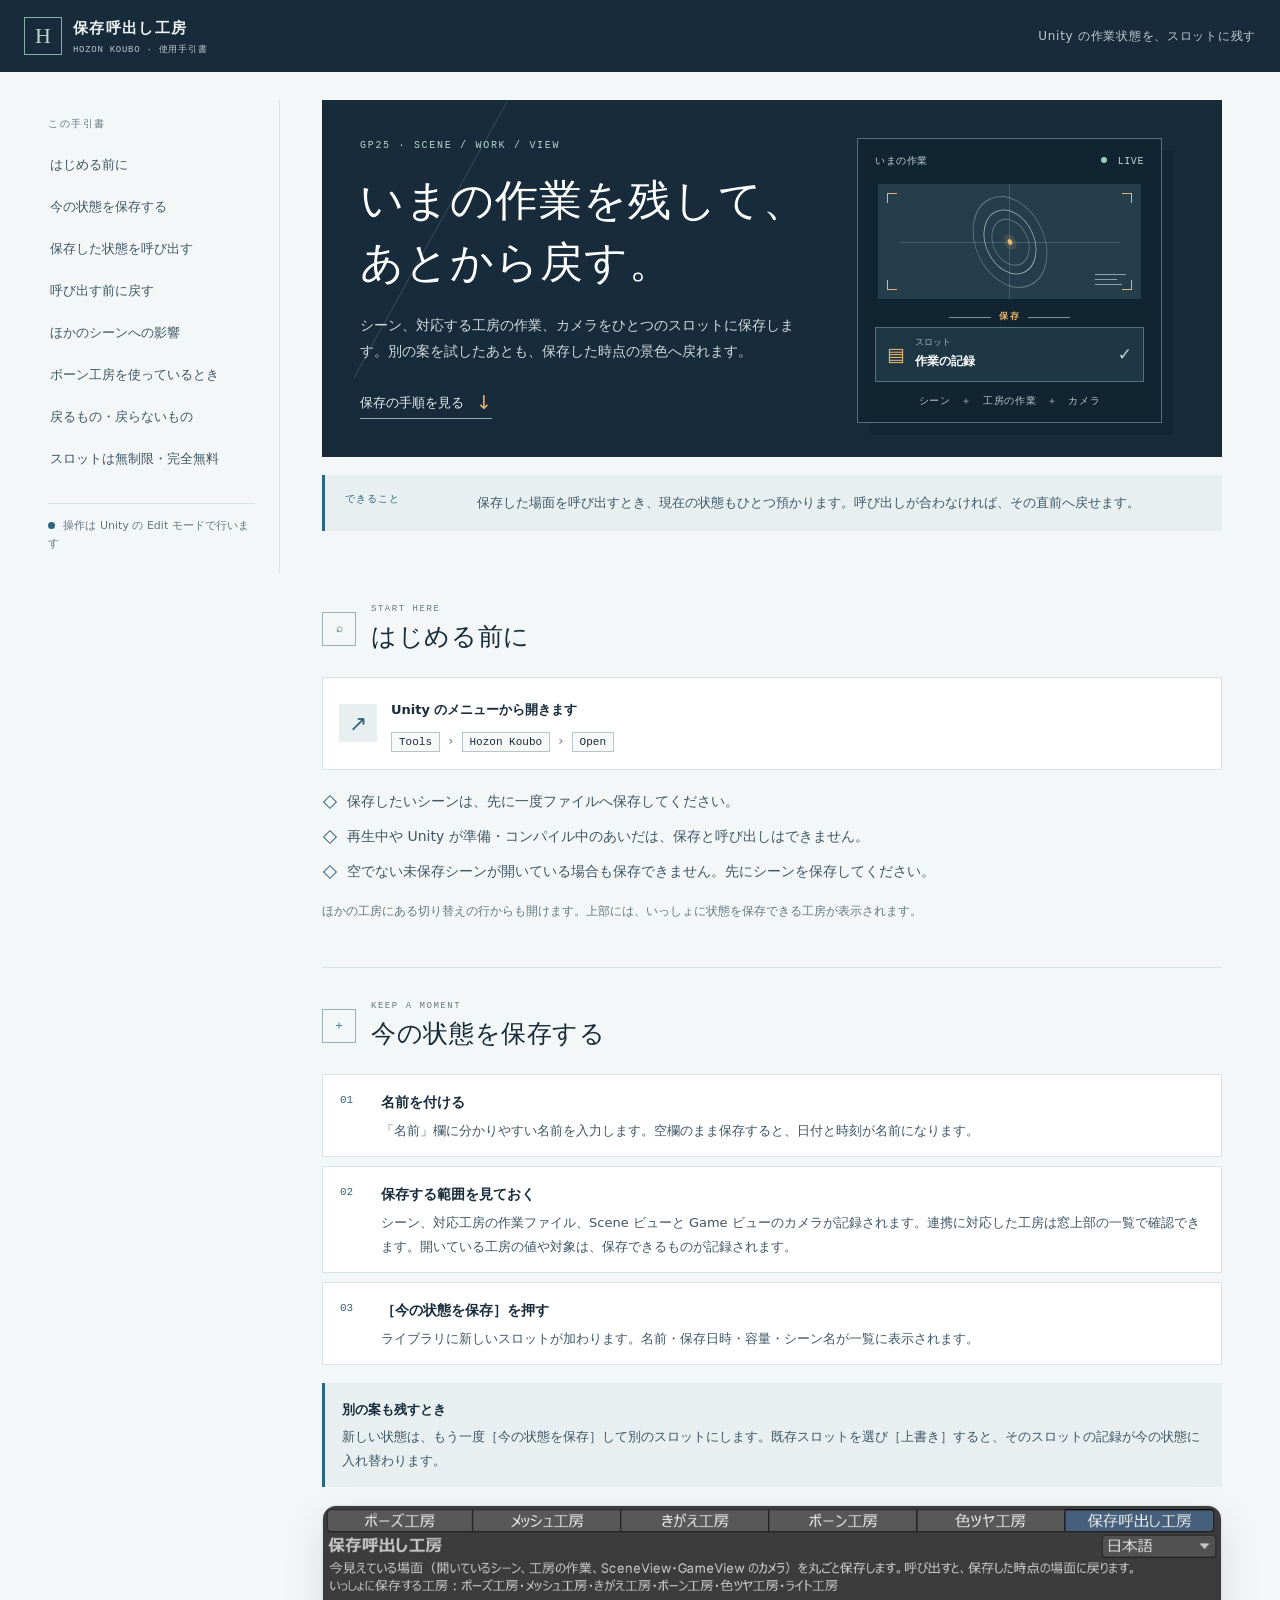
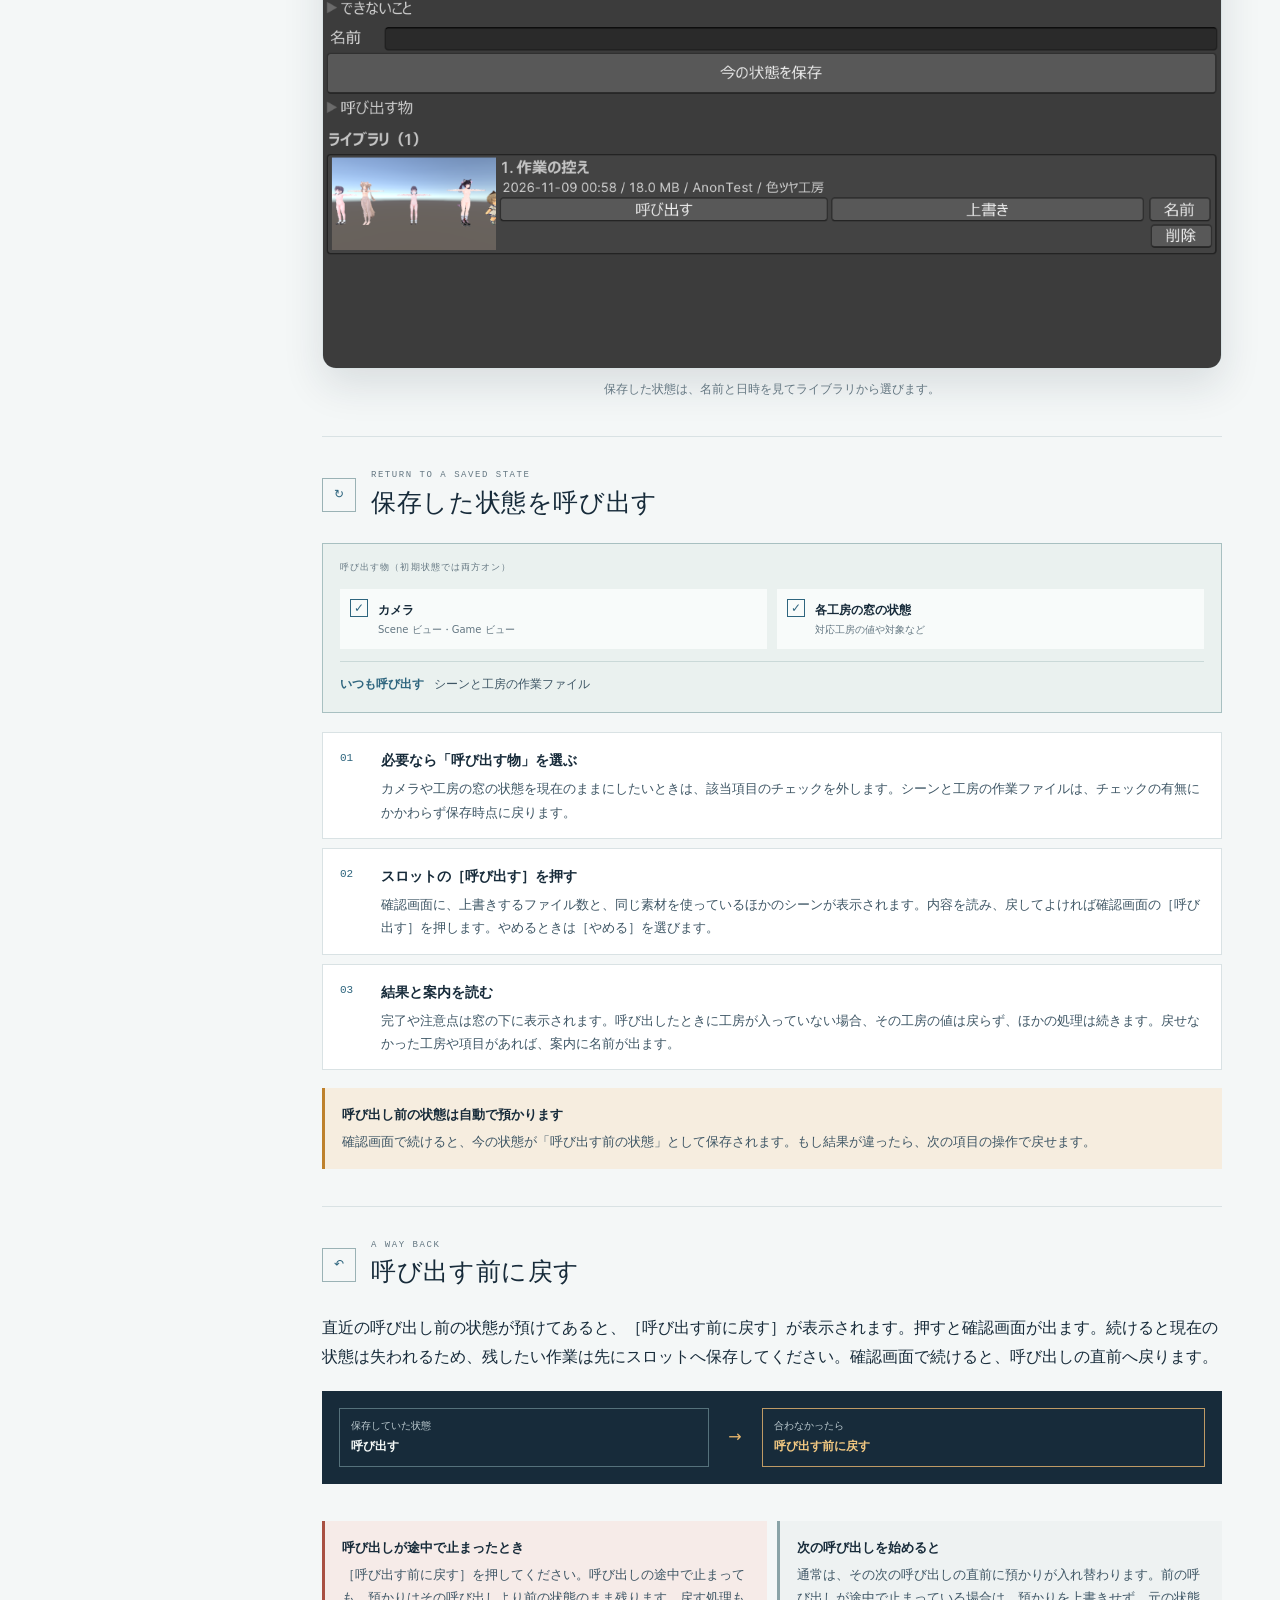
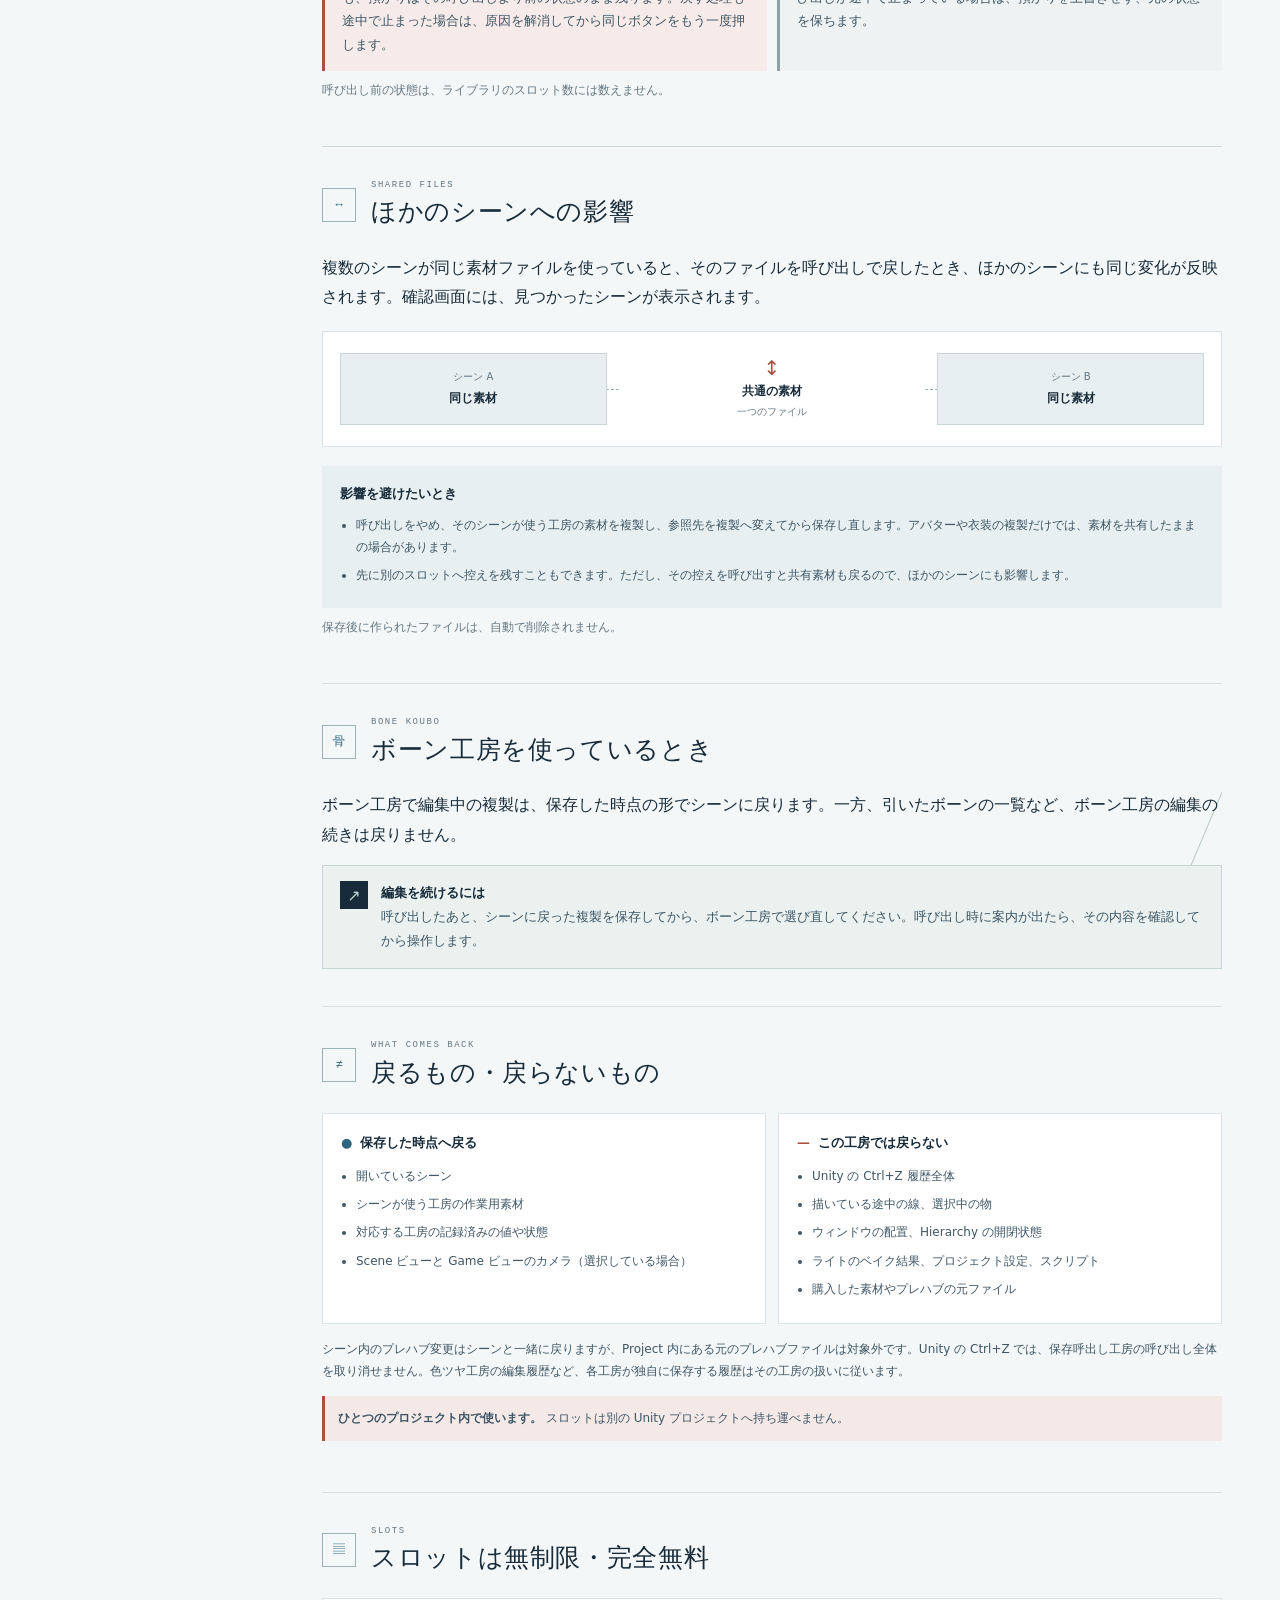
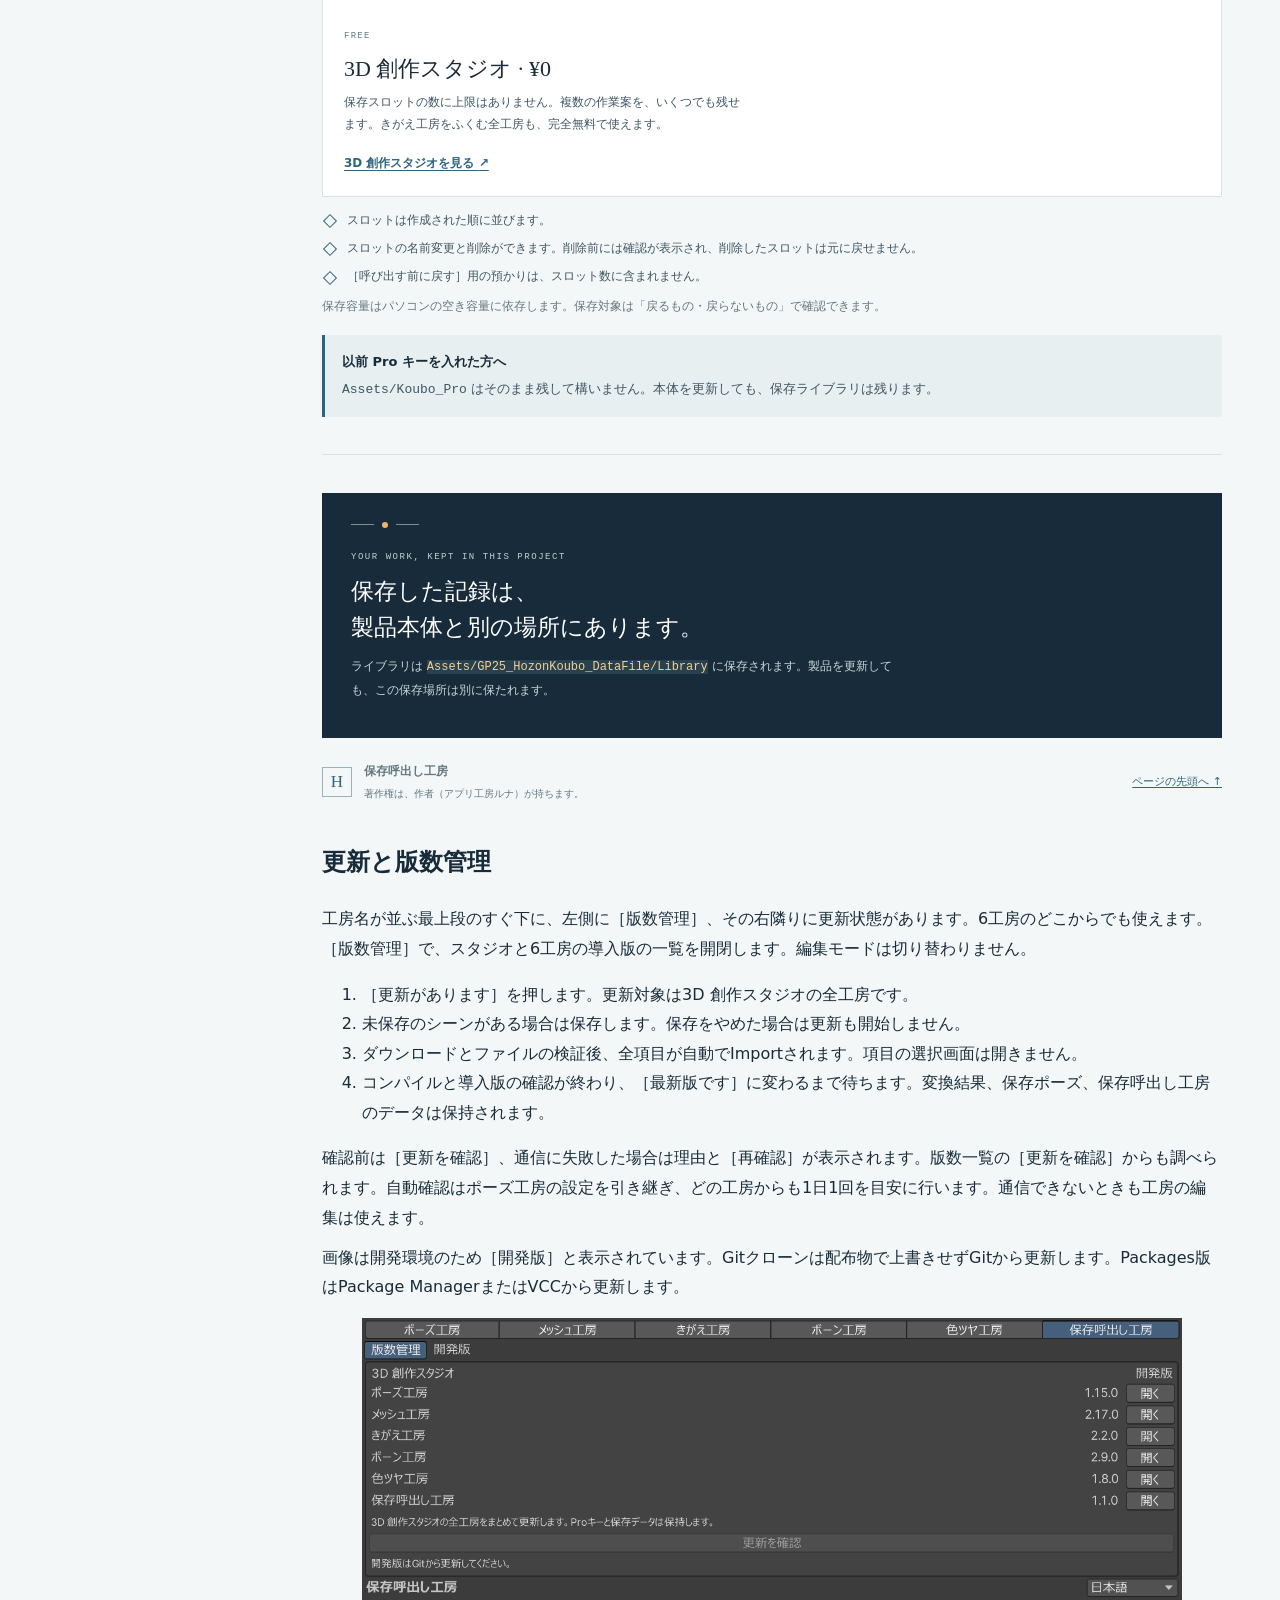
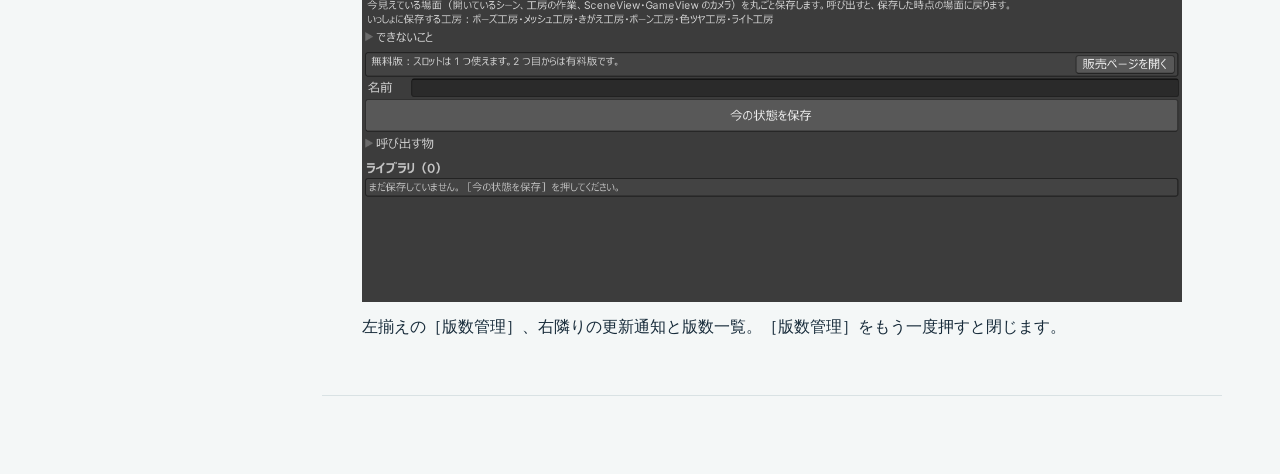
<file: index.html>
<!doctype html>
<html lang="ja">
<head>
  <meta charset="utf-8">
  <meta name="viewport" content="width=device-width, initial-scale=1">
  <meta name="theme-color" content="#172b3a">
  <meta name="description" content="保存呼出し工房の使い方。Unity のシーン、工房の作業、カメラをスロットに保存して呼び出す、完全無料のツールです（VRChat のアバター改変にも）。手順と注意点を紹介します。">
  <title>保存呼出し工房｜Unity の作業をスロットに保存・完全無料 使用手引書</title>
  <link rel="stylesheet" href="./manual.css">
</head>
<body>
  <a class="skip-link" href="#main">本文へ移動</a>
  <header class="masthead">
    <a class="brand" href="#top" aria-label="保存呼出し工房の先頭">
      <span class="brand-mark" aria-hidden="true">H</span>
      <span><strong>保存呼出し工房</strong><small>HOZON KOUBO · 使用手引書</small></span>
    </a>
    <div class="masthead-note">Unity の作業状態を、スロットに残す</div>
  </header>

  <div class="layout" id="top">
    <nav class="toc" aria-label="目次">
      <p class="toc-heading">この手引書</p>
      <a href="#first">はじめる前に</a>
      <a href="#save">今の状態を保存する</a>
      <a href="#recall">保存した状態を呼び出す</a>
      <a href="#before">呼び出す前に戻す</a>
      <a href="#shared">ほかのシーンへの影響</a>
      <a href="#bone">ボーン工房を使っているとき</a>
      <a href="#limits">戻るもの・戻らないもの</a>
      <a href="#slots">スロットは無制限・完全無料</a>
      <div class="toc-foot"><span class="dot" aria-hidden="true"></span> 操作は Unity の Edit モードで行います</div>
    </nav>

    <main id="main">
      <section class="hero" aria-labelledby="page-title">
        <div class="hero-copy">
          <p class="eyebrow">GP25 · SCENE / WORK / VIEW</p>
          <h1 id="page-title">いまの作業を残して、<br>あとから戻す。</h1>
          <p class="hero-lede">シーン、対応する工房の作業、カメラをひとつのスロットに保存します。別の案を試したあとも、保存した時点の景色へ戻れます。</p>
          <a class="hero-link" href="#save">保存の手順を見る <span aria-hidden="true">↓</span></a>
        </div>
        <div class="snapshot-diagram" role="img" aria-label="開いているシーン、工房の作業、カメラをスロットに保存する図">
          <div class="diagram-top"><span>いまの作業</span><span class="live-mark"><i></i> LIVE</span></div>
          <div class="scene-frame">
            <div class="frame-corner corner-a"></div><div class="frame-corner corner-b"></div>
            <div class="frame-corner corner-c"></div><div class="frame-corner corner-d"></div>
            <div class="frame-orbit"><span></span></div>
            <div class="frame-lines"><i></i><i></i><i></i></div>
          </div>
          <div class="save-rail"><span></span><b>保存</b><span></span></div>
          <div class="slot-card"><span class="slot-glyph" aria-hidden="true">▤</span><span><small>スロット</small><strong>作業の記録</strong></span><span class="slot-check" aria-hidden="true">✓</span></div>
          <p class="diagram-caption">シーン　＋　工房の作業　＋　カメラ</p>
        </div>
      </section>

      <div class="intro-band">
        <span class="intro-label">できること</span>
        <p>保存した場面を呼び出すとき、現在の状態もひとつ預かります。呼び出しが合わなければ、その直前へ戻せます。</p>
      </div>

      <section class="chapter" id="first">
        <div class="section-head"><span class="section-mark" aria-hidden="true">⌕</span><div><p class="eyebrow">START HERE</p><h2>はじめる前に</h2></div></div>
        <div class="open-row">
          <span class="open-icon" aria-hidden="true">↗</span>
          <div><strong>Unity のメニューから開きます</strong><p><kbd>Tools</kbd> <span class="chevron">›</span> <kbd>Hozon Koubo</kbd> <span class="chevron">›</span> <kbd>Open</kbd></p></div>
        </div>
        <ul class="check-list">
          <li>保存したいシーンは、先に一度ファイルへ保存してください。</li>
          <li>再生中や Unity が準備・コンパイル中のあいだは、保存と呼び出しはできません。</li>
          <li>空でない未保存シーンが開いている場合も保存できません。先にシーンを保存してください。</li>
        </ul>
        <p class="quiet">ほかの工房にある切り替えの行からも開けます。上部には、いっしょに状態を保存できる工房が表示されます。</p>
      </section>

      <section class="chapter" id="save">
        <div class="section-head"><span class="section-mark" aria-hidden="true">＋</span><div><p class="eyebrow">KEEP A MOMENT</p><h2>今の状態を保存する</h2></div></div>
        <ol class="steps">
          <li><span class="step-title">名前を付ける</span><p>「名前」欄に分かりやすい名前を入力します。空欄のまま保存すると、日付と時刻が名前になります。</p></li>
          <li><span class="step-title">保存する範囲を見ておく</span><p>シーン、対応工房の作業ファイル、Scene ビューと Game ビューのカメラが記録されます。連携に対応した工房は窓上部の一覧で確認できます。開いている工房の値や対象は、保存できるものが記録されます。</p></li>
          <li><span class="step-title">［今の状態を保存］を押す</span><p>ライブラリに新しいスロットが加わります。名前・保存日時・容量・シーン名が一覧に表示されます。</p></li>
        </ol>
        <aside class="note note-blue"><strong>別の案も残すとき</strong><p>新しい状態は、もう一度［今の状態を保存］して別のスロットにします。既存スロットを選び［上書き］すると、そのスロットの記録が今の状態に入れ替わります。</p></aside>
        <figure class="product-screen">
          <img src="./images/gp25-manual-library.png" alt="Unityの保存呼出し工房の窓と、保存済みスロットが並ぶライブラリ" loading="lazy">
          <figcaption>保存した状態は、名前と日時を見てライブラリから選びます。</figcaption>
        </figure>
      </section>

      <section class="chapter" id="recall">
        <div class="section-head"><span class="section-mark" aria-hidden="true">↻</span><div><p class="eyebrow">RETURN TO A SAVED STATE</p><h2>保存した状態を呼び出す</h2></div></div>
        <div class="scope-box">
          <p class="scope-title">呼び出す物（初期状態では両方オン）</p>
          <div class="scope-options">
            <div><span class="option-check" aria-hidden="true">✓</span><strong>カメラ</strong><small>Scene ビュー・Game ビュー</small></div>
            <div><span class="option-check" aria-hidden="true">✓</span><strong>各工房の窓の状態</strong><small>対応工房の値や対象など</small></div>
          </div>
          <p class="scope-always"><b>いつも呼び出す</b> シーンと工房の作業ファイル</p>
        </div>
        <ol class="steps">
          <li><span class="step-title">必要なら「呼び出す物」を選ぶ</span><p>カメラや工房の窓の状態を現在のままにしたいときは、該当項目のチェックを外します。シーンと工房の作業ファイルは、チェックの有無にかかわらず保存時点に戻ります。</p></li>
          <li><span class="step-title">スロットの［呼び出す］を押す</span><p>確認画面に、上書きするファイル数と、同じ素材を使っているほかのシーンが表示されます。内容を読み、戻してよければ確認画面の［呼び出す］を押します。やめるときは［やめる］を選びます。</p></li>
          <li><span class="step-title">結果と案内を読む</span><p>完了や注意点は窓の下に表示されます。呼び出したときに工房が入っていない場合、その工房の値は戻らず、ほかの処理は続きます。戻せなかった工房や項目があれば、案内に名前が出ます。</p></li>
        </ol>
        <aside class="note note-amber"><strong>呼び出し前の状態は自動で預かります</strong><p>確認画面で続けると、今の状態が「呼び出す前の状態」として保存されます。もし結果が違ったら、次の項目の操作で戻せます。</p></aside>
      </section>

      <section class="chapter recovery" id="before">
        <div class="section-head"><span class="section-mark" aria-hidden="true">↶</span><div><p class="eyebrow">A WAY BACK</p><h2>呼び出す前に戻す</h2></div></div>
        <p>直近の呼び出し前の状態が預けてあると、［呼び出す前に戻す］が表示されます。押すと確認画面が出ます。続けると現在の状態は失われるため、残したい作業は先にスロットへ保存してください。確認画面で続けると、呼び出しの直前へ戻ります。</p>
        <div class="recovery-flow" aria-label="呼び出し前の状態へ戻す流れ">
          <div><small>保存していた状態</small><b>呼び出す</b></div><span aria-hidden="true">→</span><div class="recovery-current"><small>合わなかったら</small><b>呼び出す前に戻す</b></div>
        </div>
        <div class="two-notes">
          <aside class="note note-red"><strong>呼び出しが途中で止まったとき</strong><p>［呼び出す前に戻す］を押してください。呼び出しの途中で止まっても、預かりはその呼び出しより前の状態のまま残ります。戻す処理も途中で止まった場合は、原因を解消してから同じボタンをもう一度押します。</p></aside>
          <aside class="note note-plain"><strong>次の呼び出しを始めると</strong><p>通常は、その次の呼び出しの直前に預かりが入れ替わります。前の呼び出しが途中で止まっている場合は、預かりを上書きせず、元の状態を保ちます。</p></aside>
        </div>
        <p class="quiet">呼び出し前の状態は、ライブラリのスロット数には数えません。</p>
      </section>

      <section class="chapter" id="shared">
        <div class="section-head"><span class="section-mark" aria-hidden="true">↔</span><div><p class="eyebrow">SHARED FILES</p><h2>ほかのシーンへの影響</h2></div></div>
        <p>複数のシーンが同じ素材ファイルを使っていると、そのファイルを呼び出しで戻したとき、ほかのシーンにも同じ変化が反映されます。確認画面には、見つかったシーンが表示されます。</p>
        <div class="scene-map">
          <div class="scene-node"><small>シーン A</small><b>同じ素材</b></div>
          <div class="shared-file"><span aria-hidden="true">↕</span><b>共通の素材</b><small>一つのファイル</small></div>
          <div class="scene-node"><small>シーン B</small><b>同じ素材</b></div>
        </div>
        <div class="impact-list">
          <h3>影響を避けたいとき</h3>
          <ul>
            <li>呼び出しをやめ、そのシーンが使う工房の素材を複製し、参照先を複製へ変えてから保存し直します。アバターや衣装の複製だけでは、素材を共有したままの場合があります。</li>
            <li>先に別のスロットへ控えを残すこともできます。ただし、その控えを呼び出すと共有素材も戻るので、ほかのシーンにも影響します。</li>
          </ul>
        </div>
        <p class="quiet">保存後に作られたファイルは、自動で削除されません。</p>
      </section>

      <section class="chapter bone-chapter" id="bone">
        <div class="section-head"><span class="section-mark" aria-hidden="true">骨</span><div><p class="eyebrow">BONE KOUBO</p><h2>ボーン工房を使っているとき</h2></div></div>
        <p>ボーン工房で編集中の複製は、保存した時点の形でシーンに戻ります。一方、引いたボーンの一覧など、ボーン工房の編集の続きは戻りません。</p>
        <div class="bone-direction"><span class="bone-icon" aria-hidden="true">↗</span><p><strong>編集を続けるには</strong><br>呼び出したあと、シーンに戻った複製を保存してから、ボーン工房で選び直してください。呼び出し時に案内が出たら、その内容を確認してから操作します。</p></div>
      </section>

      <section class="chapter" id="limits">
        <div class="section-head"><span class="section-mark" aria-hidden="true">≠</span><div><p class="eyebrow">WHAT COMES BACK</p><h2>戻るもの・戻らないもの</h2></div></div>
        <div class="compare-grid">
          <article class="compare-card comes-back"><h3><span aria-hidden="true">●</span> 保存した時点へ戻る</h3>
            <ul><li>開いているシーン</li><li>シーンが使う工房の作業用素材</li><li>対応する工房の記録済みの値や状態</li><li>Scene ビューと Game ビューのカメラ（選択している場合）</li></ul>
          </article>
          <article class="compare-card stays"><h3><span aria-hidden="true">—</span> この工房では戻らない</h3>
            <ul><li>Unity の Ctrl+Z 履歴全体</li><li>描いている途中の線、選択中の物</li><li>ウィンドウの配置、Hierarchy の開閉状態</li><li>ライトのベイク結果、プロジェクト設定、スクリプト</li><li>購入した素材やプレハブの元ファイル</li></ul>
          </article>
        </div>
        <p class="limit-line">シーン内のプレハブ変更はシーンと一緒に戻りますが、Project 内にある元のプレハブファイルは対象外です。Unity の Ctrl+Z では、保存呼出し工房の呼び出し全体を取り消せません。色ツヤ工房の編集履歴など、各工房が独自に保存する履歴はその工房の扱いに従います。</p>
        <div class="limit-line limit-strong"><b>ひとつのプロジェクト内で使います。</b> スロットは別の Unity プロジェクトへ持ち運べません。</div>
      </section>

      <section class="chapter slots-chapter" id="slots">
        <div class="section-head"><span class="section-mark" aria-hidden="true">▤</span><div><p class="eyebrow">SLOTS</p><h2>スロットは無制限・完全無料</h2></div></div>
        <div class="edition-table">
          <div class="edition free"><span class="edition-kicker">FREE</span><h3>3D 創作スタジオ · ¥0</h3><p>保存スロットの数に上限はありません。複数の作業案を、いくつでも残せます。きがえ工房をふくむ全工房も、完全無料で使えます。</p><a href="https://appluna.booth.pm/items/9088311" target="_blank" rel="noopener noreferrer">3D 創作スタジオを見る <span aria-hidden="true">↗</span></a></div>
        </div>
        <ul class="check-list compact">
          <li>スロットは作成された順に並びます。</li>
          <li>スロットの名前変更と削除ができます。削除前には確認が表示され、削除したスロットは元に戻せません。</li>
          <li>［呼び出す前に戻す］用の預かりは、スロット数に含まれません。</li>
        </ul>
        <p class="quiet">保存容量はパソコンの空き容量に依存します。保存対象は「戻るもの・戻らないもの」で確認できます。</p>
        <aside class="note note-blue"><strong>以前 Pro キーを入れた方へ</strong><p><code>Assets/Koubo_Pro</code> はそのまま残して構いません。本体を更新しても、保存ライブラリは残ります。</p></aside>
      </section>

      <section class="closing" aria-label="保存場所">
        <div class="closing-rule"><span></span><i></i><span></span></div>
        <p class="eyebrow">YOUR WORK, KEPT IN THIS PROJECT</p>
        <h2>保存した記録は、<br>製品本体と別の場所にあります。</h2>
        <p>ライブラリは <code>Assets/GP25_HozonKoubo_DataFile/Library</code> に保存されます。製品を更新しても、この保存場所は別に保たれます。</p>
      </section>

      <footer class="footer">
        <span class="footer-mark" aria-hidden="true">H</span>
        <p><strong>保存呼出し工房</strong><br><small>著作権は、作者（アプリ工房ルナ）が持ちます。</small></p>
        <a href="#top">ページの先頭へ ↑</a>
      </footer>
    <section class="chapter" id="common-updates"><h2>更新と版数管理</h2>
<p>工房名が並ぶ最上段のすぐ下に、左側に［版数管理］、その右隣りに更新状態があります。6工房のどこからでも使えます。［版数管理］で、スタジオと6工房の導入版の一覧を開閉します。編集モードは切り替わりません。</p>
<ol><li>［更新があります］を押します。更新対象は3D 創作スタジオの全工房です。</li><li>未保存のシーンがある場合は保存します。保存をやめた場合は更新も開始しません。</li><li>ダウンロードとファイルの検証後、全項目が自動でImportされます。項目の選択画面は開きません。</li><li>コンパイルと導入版の確認が終わり、［最新版です］に変わるまで待ちます。変換結果、保存ポーズ、保存呼出し工房のデータは保持されます。</li></ol>
<p>確認前は［更新を確認］、通信に失敗した場合は理由と［再確認］が表示されます。版数一覧の［更新を確認］からも調べられます。自動確認はポーズ工房の設定を引き継ぎ、どの工房からも1日1回を目安に行います。通信できないときも工房の編集は使えます。</p>
<p>画像は開発環境のため［開発版］と表示されています。Gitクローンは配布物で上書きせずGitから更新します。Packages版はPackage ManagerまたはVCCから更新します。</p>
<figure><img style="max-width:100%;height:auto" src="images/common-updates-20261109.png" alt="工房切り替え帯の直下にある更新状態と版数管理、および6工房の導入版一覧" loading="lazy"><figcaption>左揃えの［版数管理］、右隣りの更新通知と版数一覧。［版数管理］をもう一度押すと閉じます。</figcaption></figure>
</section>
</main>
  </div>
</body>
</html>
</file>
<file: manual.css>
/*著作権は、作者（アプリ工房ルナ）が持ちます。
コードのすべてまたは一部の流用を禁じます。
Copyright (C) 2026 creativeandcreative9 All Rights Reserved.*/
:root {
  color-scheme: light;
  --ink: #172b3a;
  --ink-soft: #3e5665;
  --paper: #f4f7f7;
  --white: #ffffff;
  --line: #d9e2e4;
  --mist: #e7eff0;
  --blue: #2e657e;
  --teal: #b9d6d0;
  --amber: #e8b66c;
  --rust: #a95042;
  --quiet: #647782;
  --serif: "Yu Mincho", "Hiragino Mincho ProN", "Noto Serif JP", serif;
  --sans: "Yu Gothic UI", "Hiragino Sans", "Meiryo", system-ui, sans-serif;
  --mono: "Cascadia Code", "Consolas", monospace;
}

* { box-sizing: border-box; }
html { scroll-behavior: smooth; scroll-padding-top: 24px; }
body { margin: 0; background: var(--paper); color: var(--ink); font: 16px/1.85 var(--sans); }
a { color: var(--blue); text-underline-offset: .22em; }
a:hover { color: var(--rust); }
a:focus-visible, button:focus-visible { outline: 3px solid var(--amber); outline-offset: 3px; }
p { margin: .65em 0; }
h1, h2, h3, p { overflow-wrap: anywhere; }
h1, h2, h3 { margin-top: 0; }
::selection { background: var(--teal); color: var(--ink); }

.skip-link { position: absolute; z-index: 20; left: 14px; top: -60px; padding: 8px 14px; background: var(--white); color: var(--ink); border: 2px solid var(--blue); }
.skip-link:focus { top: 12px; }
.masthead { min-height: 72px; display: flex; align-items: center; justify-content: space-between; gap: 20px; padding: 12px max(24px, calc((100vw - 1260px) / 2)); background: var(--ink); color: #edf3f3; }
.brand { display: inline-flex; align-items: center; gap: 11px; color: inherit; text-decoration: none; }
.brand-mark, .footer-mark { width: 38px; height: 38px; display: grid; place-items: center; border: 1px solid #88aaa8; color: var(--teal); font: 22px/1 var(--serif); }
.brand strong { display: block; font-size: 15px; font-weight: 700; letter-spacing: .09em; }
.brand small { display: block; margin-top: 1px; color: #b7c8ce; font: 9px/1.5 var(--mono); letter-spacing: .08em; }
.masthead-note { color: #bdcbd0; font-size: 12px; letter-spacing: .06em; }
.layout { display: grid; grid-template-columns: 242px minmax(0, 1fr); gap: 42px; max-width: 1260px; margin: 0 auto; padding: 28px 28px 80px; align-items: start; }
.toc { position: sticky; top: 18px; max-height: calc(100vh - 36px); overflow-y: auto; padding: 18px 14px 20px 0; border-right: 1px solid var(--line); }
.toc-heading { margin: 0 0 13px 10px; color: var(--quiet); font: 10px/1.4 var(--mono); letter-spacing: .16em; text-transform: uppercase; }
.toc a { display: block; margin: 2px 10px 2px 0; padding: 8px 10px; border-left: 2px solid transparent; color: var(--ink-soft); font-size: 13px; text-decoration: none; transition: background-color .15s ease, border-color .15s ease; }
.toc a:hover { background: var(--mist); border-left-color: var(--blue); color: var(--ink); }
.toc-foot { margin: 24px 10px 0; padding-top: 13px; border-top: 1px solid var(--line); color: var(--quiet); font-size: 11px; line-height: 1.6; }
.dot { display: inline-block; width: 7px; height: 7px; margin-right: 5px; border-radius: 50%; background: var(--blue); }
main { min-width: 0; max-width: 900px; }
.hero { position: relative; display: grid; grid-template-columns: minmax(0, 1.13fr) minmax(250px, .87fr); gap: 22px; min-height: 340px; overflow: hidden; padding: 38px 38px 34px; background: var(--ink); color: #f6f8f7; }
.hero::before { content: ""; position: absolute; right: 48%; top: -130px; width: 330px; height: 520px; border-left: 1px solid rgba(185,214,208,.18); transform: rotate(29deg); pointer-events: none; }
.hero-copy, .snapshot-diagram { position: relative; z-index: 1; }
.eyebrow { margin: 0 0 9px; color: var(--blue); font: 10px/1.5 var(--mono); letter-spacing: .17em; }
.hero .eyebrow { color: var(--teal); }
.hero h1 { margin: 17px 0 17px; color: #fff; font: 500 clamp(31px, 4vw, 43px)/1.45 var(--serif); letter-spacing: .025em; }
.hero-lede { max-width: 440px; color: #d0dcdf; font-size: 14px; line-height: 1.9; }
.hero-link { display: inline-flex; align-items: center; gap: 12px; margin-top: 17px; padding-bottom: 3px; border-bottom: 1px solid #87ada9; color: #e8f1ef; font-size: 13px; text-decoration: none; }
.hero-link span { color: var(--amber); font-size: 19px; line-height: 1; }
.snapshot-diagram { align-self: center; width: min(100%, 305px); justify-self: center; padding: 15px 17px 12px; border: 1px solid #58707b; background: rgba(9, 24, 35, .38); box-shadow: 12px 12px 0 rgba(9, 24, 35, .2); }
.diagram-top { display: flex; justify-content: space-between; color: #c3d0d3; font: 10px/1.5 var(--mono); letter-spacing: .06em; }
.live-mark { color: var(--teal); }
.live-mark i { display: inline-block; width: 6px; height: 6px; margin-right: 4px; border-radius: 50%; background: #9bcbbd; vertical-align: 1px; }
.scene-frame { position: relative; height: 115px; margin: 15px 3px 9px; display: grid; place-items: center; background: #243e4c; overflow: hidden; }
.scene-frame::before, .scene-frame::after { content: ""; position: absolute; top: 50%; left: 8%; right: 8%; border-top: 1px solid rgba(185,214,208,.21); }
.scene-frame::after { transform: rotate(90deg); }
.frame-corner { position: absolute; width: 10px; height: 10px; border-color: var(--amber); border-style: solid; }
.corner-a { top: 9px; left: 9px; border-width: 1px 0 0 1px; }.corner-b { top: 9px; right: 9px; border-width: 1px 1px 0 0; }.corner-c { bottom: 9px; left: 9px; border-width: 0 0 1px 1px; }.corner-d { bottom: 9px; right: 9px; border-width: 0 1px 1px 0; }
.frame-orbit { width: 68px; height: 68px; display: grid; place-items: center; border: 1px solid rgba(185,214,208,.8); border-radius: 50%; transform: rotate(-25deg) scaleX(.72); }
.frame-orbit::before, .frame-orbit::after { content: ""; position: absolute; border: 1px solid rgba(185,214,208,.4); border-radius: 50%; }
.frame-orbit::before { width: 94px; height: 94px; }.frame-orbit::after { width: 47px; height: 47px; }
.frame-orbit span { width: 6px; height: 6px; border-radius: 50%; background: var(--amber); box-shadow: 0 0 0 5px rgba(232,182,108,.15); }
.frame-lines { position: absolute; right: 15px; bottom: 14px; display: grid; gap: 4px; }
.frame-lines i { width: 31px; height: 1px; background: #89a7ad; }.frame-lines i:nth-child(2) { width: 22px; }.frame-lines i:nth-child(3) { width: 27px; }
.save-rail { display: flex; align-items: center; justify-content: center; gap: 8px; height: 19px; color: var(--amber); font: 9px/1 var(--mono); letter-spacing: .12em; }
.save-rail span { width: 42px; border-top: 1px solid #76949b; }
.slot-card { display: flex; align-items: center; gap: 10px; padding: 9px 11px; border: 1px solid #55727d; background: #1e3745; }
.slot-glyph { color: var(--amber); font-size: 19px; line-height: 1; }.slot-card small, .slot-card strong { display: block; }.slot-card small { color: #aabec3; font: 9px/1.4 var(--mono); }.slot-card strong { color: white; font-size: 12px; font-weight: 600; }
.slot-check { margin-left: auto; color: var(--teal); font-size: 17px; }
.diagram-caption { margin: 10px 0 0; color: #b7c8cc; text-align: center; font-size: 10px; letter-spacing: .07em; }
.intro-band { display: grid; grid-template-columns: 116px 1fr; gap: 16px; align-items: start; margin: 18px 0 40px; padding: 16px 20px; border-left: 3px solid var(--blue); background: var(--mist); }
.intro-label { color: var(--blue); font: 10px/1.8 var(--mono); letter-spacing: .1em; }
.intro-band p { margin: 0; color: var(--ink-soft); font-size: 13px; }
.chapter { padding: 32px 0 37px; border-bottom: 1px solid var(--line); scroll-margin-top: 20px; }
.section-head { display: flex; align-items: center; gap: 15px; margin-bottom: 22px; }
.section-head .eyebrow { margin-bottom: 2px; color: var(--quiet); font-size: 9px; }
.section-head h2 { margin: 0; font: 500 25px/1.45 var(--serif); letter-spacing: .025em; }
.section-mark { flex: none; width: 34px; height: 34px; display: grid; place-items: center; border: 1px solid #9ab2b5; color: var(--blue); font: 12px/1 var(--mono); }
.open-row { display: flex; align-items: center; gap: 14px; margin: 0 0 19px; padding: 16px; border: 1px solid var(--line); background: var(--white); }
.open-icon { width: 38px; height: 38px; display: grid; place-items: center; background: var(--mist); color: var(--blue); font-size: 22px; }
.open-row strong { font-size: 13px; }.open-row p { margin: 5px 0 0; font-size: 13px; }
kbd { padding: 3px 7px; border: 1px solid #b5c5c8; background: #f8faf9; color: var(--ink); font: 11px/1.4 var(--mono); }
.chevron { padding: 0 4px; color: var(--quiet); }
.check-list { margin: 16px 0; padding: 0; list-style: none; }
.check-list li { position: relative; margin: 9px 0; padding-left: 25px; color: var(--ink-soft); font-size: 14px; }
.check-list li::before { content: ""; position: absolute; top: .62em; left: 3px; width: 8px; height: 8px; border: 1px solid var(--blue); transform: rotate(45deg); }
.quiet { color: var(--quiet); font-size: 12px; }
.product-screen { margin: 18px 0 0; }
.product-screen img { display: block; width: min(100%, 58rem); height: auto; margin-inline: auto; border: 1px solid var(--line); border-radius: 14px; box-shadow: 0 16px 40px rgba(23, 43, 58, .12); }
.product-screen figcaption { margin: 10px auto 0; color: var(--quiet); font-size: 12px; line-height: 1.7; text-align: center; }
.steps { display: grid; gap: 9px; margin: 0; padding: 0; list-style: none; counter-reset: guide-step; }
.steps li { position: relative; counter-increment: guide-step; padding: 15px 17px 14px 58px; border: 1px solid var(--line); background: var(--white); }
.steps li::before { content: "0" counter(guide-step); position: absolute; top: 16px; left: 17px; color: var(--blue); font: 11px/1.7 var(--mono); }
.step-title { display: block; margin-bottom: 3px; color: var(--ink); font-size: 14px; font-weight: 700; }
.steps p { margin: 0; color: var(--ink-soft); font-size: 13px; line-height: 1.8; }
.note { margin: 18px 0 0; padding: 15px 17px; border-left: 3px solid var(--blue); background: var(--mist); }
.note strong { display: block; margin-bottom: 3px; color: var(--ink); font-size: 13px; }
.note p { margin: 0; color: var(--ink-soft); font-size: 13px; line-height: 1.8; }
.note-amber { border-left-color: #be812c; background: #f6eddf; }.note-red { border-left-color: var(--rust); background: #f6ebe8; }.note-plain { border-left-color: #8aa3a7; background: #eef2f2; }
.scope-box { margin: 0 0 19px; padding: 17px; border: 1px solid #a8c0c1; background: #eaf1ef; }
.scope-title { margin: 0 0 13px; color: var(--quiet); font: 9px/1.6 var(--mono); letter-spacing: .12em; text-transform: uppercase; }
.scope-options { display: grid; grid-template-columns: 1fr 1fr; gap: 10px; }
.scope-options > div { display: grid; grid-template-columns: 20px 1fr; column-gap: 8px; padding: 10px; background: rgba(255,255,255,.7); }
.option-check { grid-row: span 2; width: 18px; height: 18px; display: grid; place-items: center; border: 1px solid var(--blue); color: var(--blue); font-size: 12px; line-height: 1; }
.scope-options strong { font-size: 12px; }.scope-options small { color: var(--quiet); font-size: 10px; }
.scope-always { margin: 12px 0 0; padding-top: 11px; border-top: 1px solid #cad9d8; color: var(--ink-soft); font-size: 12px; }.scope-always b { margin-right: 6px; color: var(--blue); }
.recovery { border-bottom-color: #c7d7d7; }
.recovery-flow { display: grid; grid-template-columns: 1fr 35px 1.2fr; align-items: center; gap: 9px; margin: 19px 0; padding: 17px; background: var(--ink); color: #f4f8f7; }
.recovery-flow > div { min-height: 57px; display: flex; flex-direction: column; justify-content: center; padding: 8px 11px; border: 1px solid #55717b; }
.recovery-flow small { color: #bdcbd0; font-size: 10px; }.recovery-flow b { font-size: 12px; }.recovery-flow > span { color: var(--amber); text-align: center; }
.recovery-current { border-color: #be9a65 !important; }.recovery-current b { color: #f3c982; }
.two-notes { display: grid; grid-template-columns: 1fr 1fr; gap: 10px; }
.scene-map { position: relative; display: grid; grid-template-columns: 1fr 1.15fr 1fr; align-items: center; gap: 12px; margin: 19px 0; padding: 21px 17px; border: 1px solid var(--line); background: var(--white); }
.scene-map::before { content: ""; position: absolute; left: 22%; right: 22%; top: 50%; border-top: 1px dashed #9cb3b5; }
.scene-node, .shared-file { position: relative; z-index: 1; min-height: 72px; display: flex; flex-direction: column; align-items: center; justify-content: center; text-align: center; }
.scene-node { background: #e8eff0; border: 1px solid #c9d7d9; }.scene-node small, .shared-file small { color: var(--quiet); font-size: 10px; }.scene-node b, .shared-file b { font-size: 12px; }.shared-file { background: var(--white); }.shared-file span { color: var(--rust); font-size: 20px; line-height: 1.2; }
.impact-list { padding: 16px 18px; background: var(--mist); }
.impact-list h3 { margin: 0 0 8px; font-size: 13px; }.impact-list ul { margin: 0; padding-left: 1.35em; color: var(--ink-soft); font-size: 12px; }.impact-list li { margin: 6px 0; }
.bone-chapter { position: relative; overflow: hidden; }
.bone-chapter::after { content: ""; position: absolute; z-index: -1; right: 22px; top: 40px; width: 62px; height: 230px; border-right: 1px solid #b5c8c7; transform: rotate(23deg); }
.bone-direction { display: flex; align-items: flex-start; gap: 13px; margin-top: 16px; padding: 15px 17px; border: 1px solid #c5d5d3; background: #eaf1ef; }
.bone-icon { flex: none; width: 28px; height: 28px; display: grid; place-items: center; background: var(--ink); color: var(--teal); }.bone-direction p { margin: 0; color: var(--ink-soft); font-size: 13px; }.bone-direction strong { color: var(--ink); }
.compare-grid { display: grid; grid-template-columns: 1fr 1fr; gap: 12px; }
.compare-card { padding: 17px 18px; border: 1px solid var(--line); background: var(--white); }
.compare-card h3 { display: flex; align-items: center; gap: 8px; margin: 0 0 10px; font-size: 13px; }.comes-back h3 span { color: var(--blue); }.stays h3 span { color: var(--rust); }
.compare-card ul { margin: 0; padding-left: 1.25em; color: var(--ink-soft); font-size: 12px; }.compare-card li { margin: 6px 0; }
.limit-line { margin: 14px 0; color: var(--ink-soft); font-size: 12px; }.limit-strong { padding: 11px 13px; border-left: 3px solid var(--rust); background: #f4e9e7; }
.edition-table { display: grid; grid-template-columns: 1fr 1fr; border: 1px solid var(--line); background: var(--white); }
.edition { position: relative; padding: 19px 21px; }.edition + .edition { border-left: 1px solid var(--line); }
.edition-kicker { color: var(--quiet); font: 9px/1.6 var(--mono); letter-spacing: .14em; }.edition h3 { margin: 6px 0; font: 500 22px/1.4 var(--serif); }.edition p { margin: 0 0 12px; color: var(--ink-soft); font-size: 12px; }.edition a { font-size: 12px; font-weight: 700; }.paid { background: #edf3f2; }.paid .edition-kicker { color: #8a6029; }
.compact { margin: 12px 0 0; }.compact li { margin: 6px 0; font-size: 12px; }
.closing { margin: 38px 0 0; padding: 29px; background: var(--ink); color: #f3f7f6; }
.closing-rule { display: flex; align-items: center; gap: 8px; width: 68px; margin-bottom: 23px; }.closing-rule span { flex: 1; border-top: 1px solid #779195; }.closing-rule i { width: 6px; height: 6px; border-radius: 50%; background: var(--amber); }
.closing .eyebrow { color: var(--teal); font-size: 9px; }.closing h2 { margin: 10px 0; color: white; font: 500 23px/1.55 var(--serif); }.closing p:last-child { max-width: 550px; color: #c8d6d8; font-size: 12px; }.closing code { color: #f3cf93; background: #274150; }
.footer { display: flex; align-items: center; gap: 12px; padding: 22px 0 4px; color: var(--quiet); }.footer-mark { width: 30px; height: 30px; color: var(--blue); border-color: #9db2b6; font-size: 17px; }.footer p { margin: 0; font-size: 12px; }.footer small { color: var(--quiet); font-size: 10px; }.footer a { margin-left: auto; font-size: 11px; }

/*著作権は、作者（アプリ工房ルナ）が持ちます。
コードのすべてまたは一部の流用を禁じます。
Copyright (C) 2026 creativeandcreative9 All Rights Reserved.*/
@media (max-width: 900px) {
  .layout { grid-template-columns: 1fr; gap: 0; padding: 0 22px 60px; }
  .toc { position: sticky; z-index: 5; top: 0; display: flex; max-height: none; overflow-x: auto; overflow-y: hidden; gap: 3px; padding: 9px 0; border: 0; border-bottom: 1px solid var(--line); background: var(--paper); white-space: nowrap; scrollbar-width: thin; }
  .toc-heading, .toc-foot { display: none; }.toc a { flex: none; margin: 0; padding: 7px 10px; border-left: 0; border-bottom: 2px solid transparent; font-size: 11px; }.toc a:hover { border-bottom-color: var(--blue); }
  main { max-width: none; }.hero { margin-top: 20px; }
}
@media (max-width: 640px) {
  body { font-size: 15px; }
  .masthead { min-height: 61px; padding: 10px 16px; }.masthead-note { display: none; }.brand-mark { width: 33px; height: 33px; }
  .layout { padding: 0 14px 40px; }
  .hero { grid-template-columns: 1fr; gap: 25px; padding: 28px 21px 24px; }.hero h1 { font-size: 32px; }.snapshot-diagram { width: min(100%, 320px); }
  .intro-band { grid-template-columns: 1fr; gap: 4px; margin-bottom: 27px; padding: 13px 15px; }
  .chapter { padding: 26px 0 30px; }.section-head { gap: 11px; margin-bottom: 18px; }.section-head h2 { font-size: 22px; }
  .scope-options, .two-notes, .compare-grid, .edition-table { grid-template-columns: 1fr; }
  .edition + .edition { border-left: 0; border-top: 1px solid var(--line); }
  .recovery-flow { grid-template-columns: 1fr 22px 1.2fr; gap: 5px; padding: 11px 8px; }.recovery-flow > div { padding: 7px; }.recovery-flow b { font-size: 10px; }
  .scene-map { gap: 5px; padding: 14px 7px; }.scene-node, .shared-file { min-height: 65px; }.scene-node b, .shared-file b { font-size: 10px; }
  .closing { padding: 22px 19px; }.footer { flex-wrap: wrap; }.footer a { width: 100%; margin-left: 42px; }
}
@media (prefers-reduced-motion: reduce) {
  html { scroll-behavior: auto; }
  *, *::before, *::after { transition-duration: .01ms !important; animation-duration: .01ms !important; }
}
@media print {
  :root { color-scheme: light; --paper: #fff; --white: #fff; --ink: #172b3a; --ink-soft: #344b58; --line: #aebcc0; }
  body { background: #fff; font-size: 11pt; line-height: 1.65; print-color-adjust: exact; -webkit-print-color-adjust: exact; }
  .skip-link, .masthead, .toc, .hero-link { display: none !important; }
  .layout { display: block; max-width: none; padding: 0; }.hero { min-height: 0; margin-bottom: 12pt; padding: 18pt; break-inside: avoid; }.hero h1 { font-size: 27pt; }.snapshot-diagram { max-width: 230px; }
  .intro-band, .chapter, .closing, .footer { break-inside: avoid; }.chapter { padding: 18pt 0; }.section-head { margin-bottom: 10pt; }.steps li, .note, .compare-card, .edition { break-inside: avoid; }
  a { color: inherit; text-decoration: none; }.edition a::after { content: " (https://appluna.booth.pm/items/9114686)"; font-size: 9pt; }
}
/*著作権は、作者（アプリ工房ルナ）が持ちます。
コードのすべてまたは一部の流用を禁じます。
Copyright (C) 2026 creativeandcreative9 All Rights Reserved.*/
</file>
